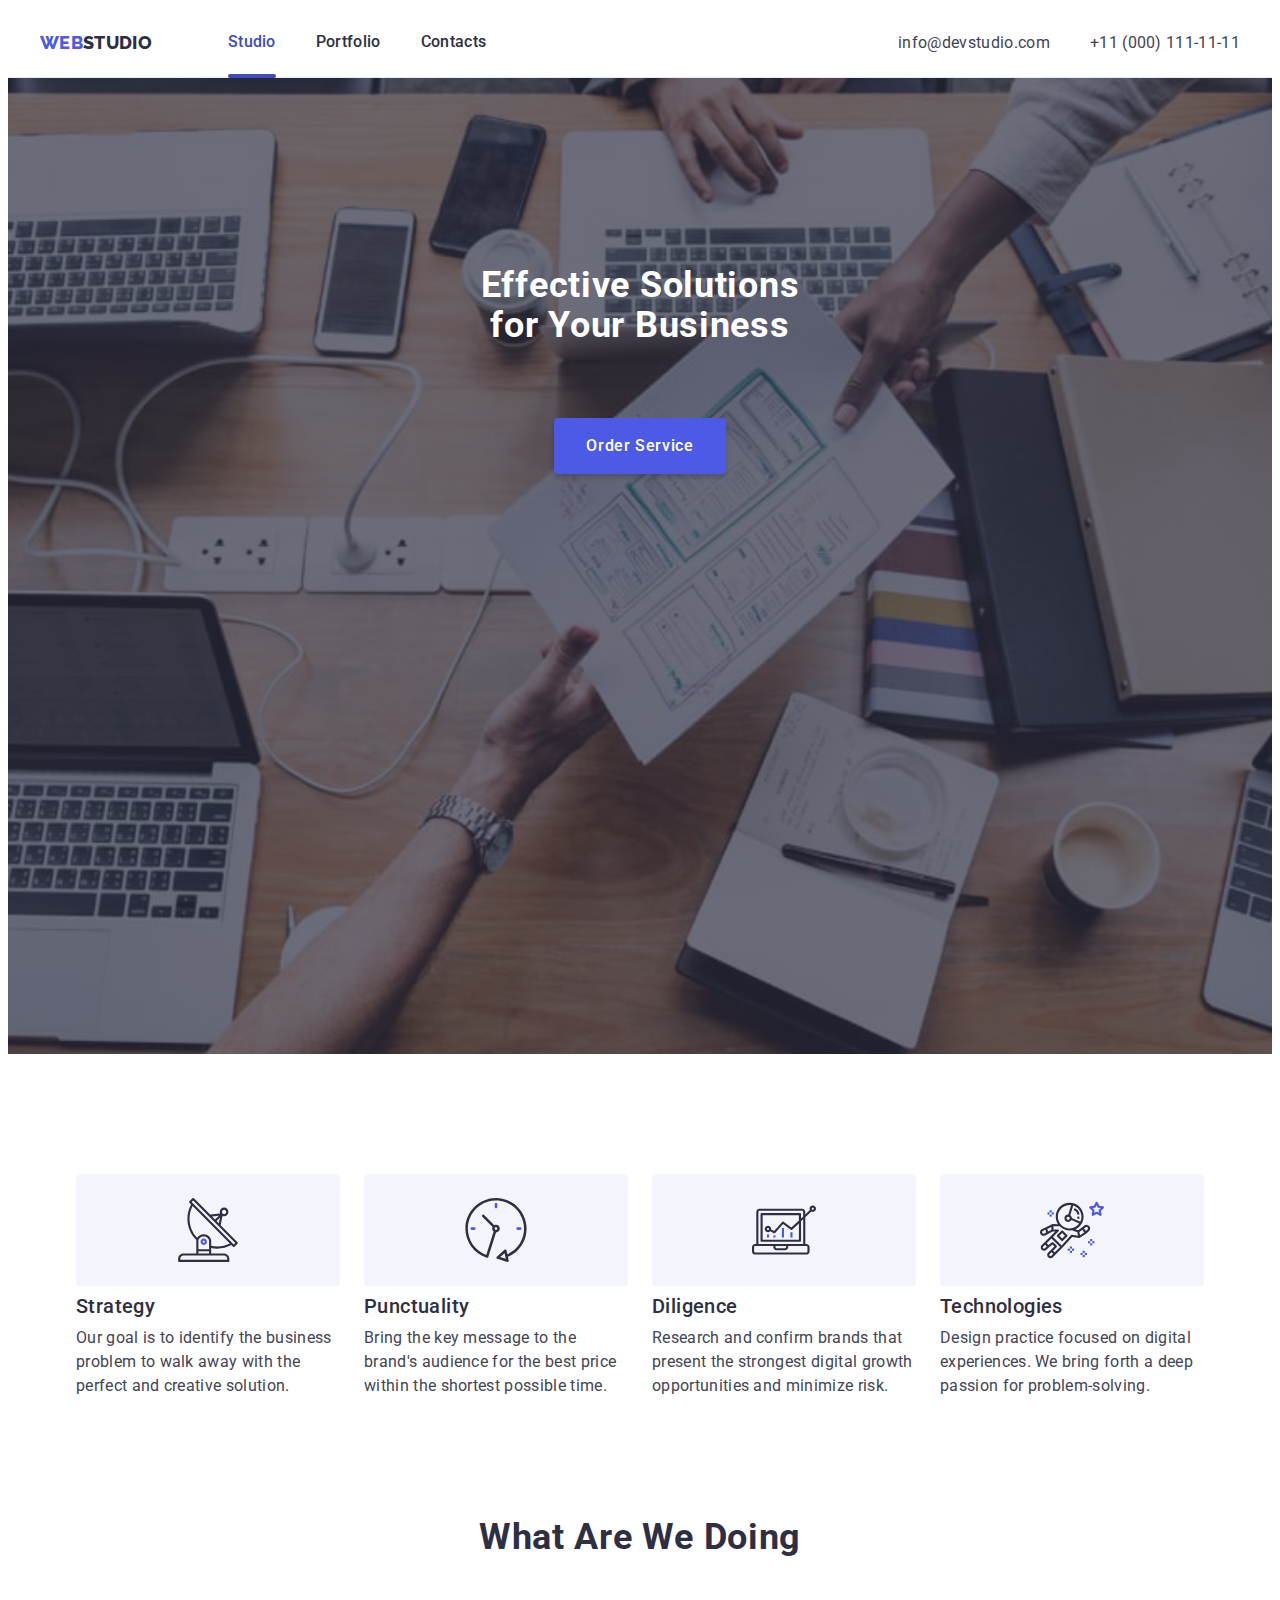
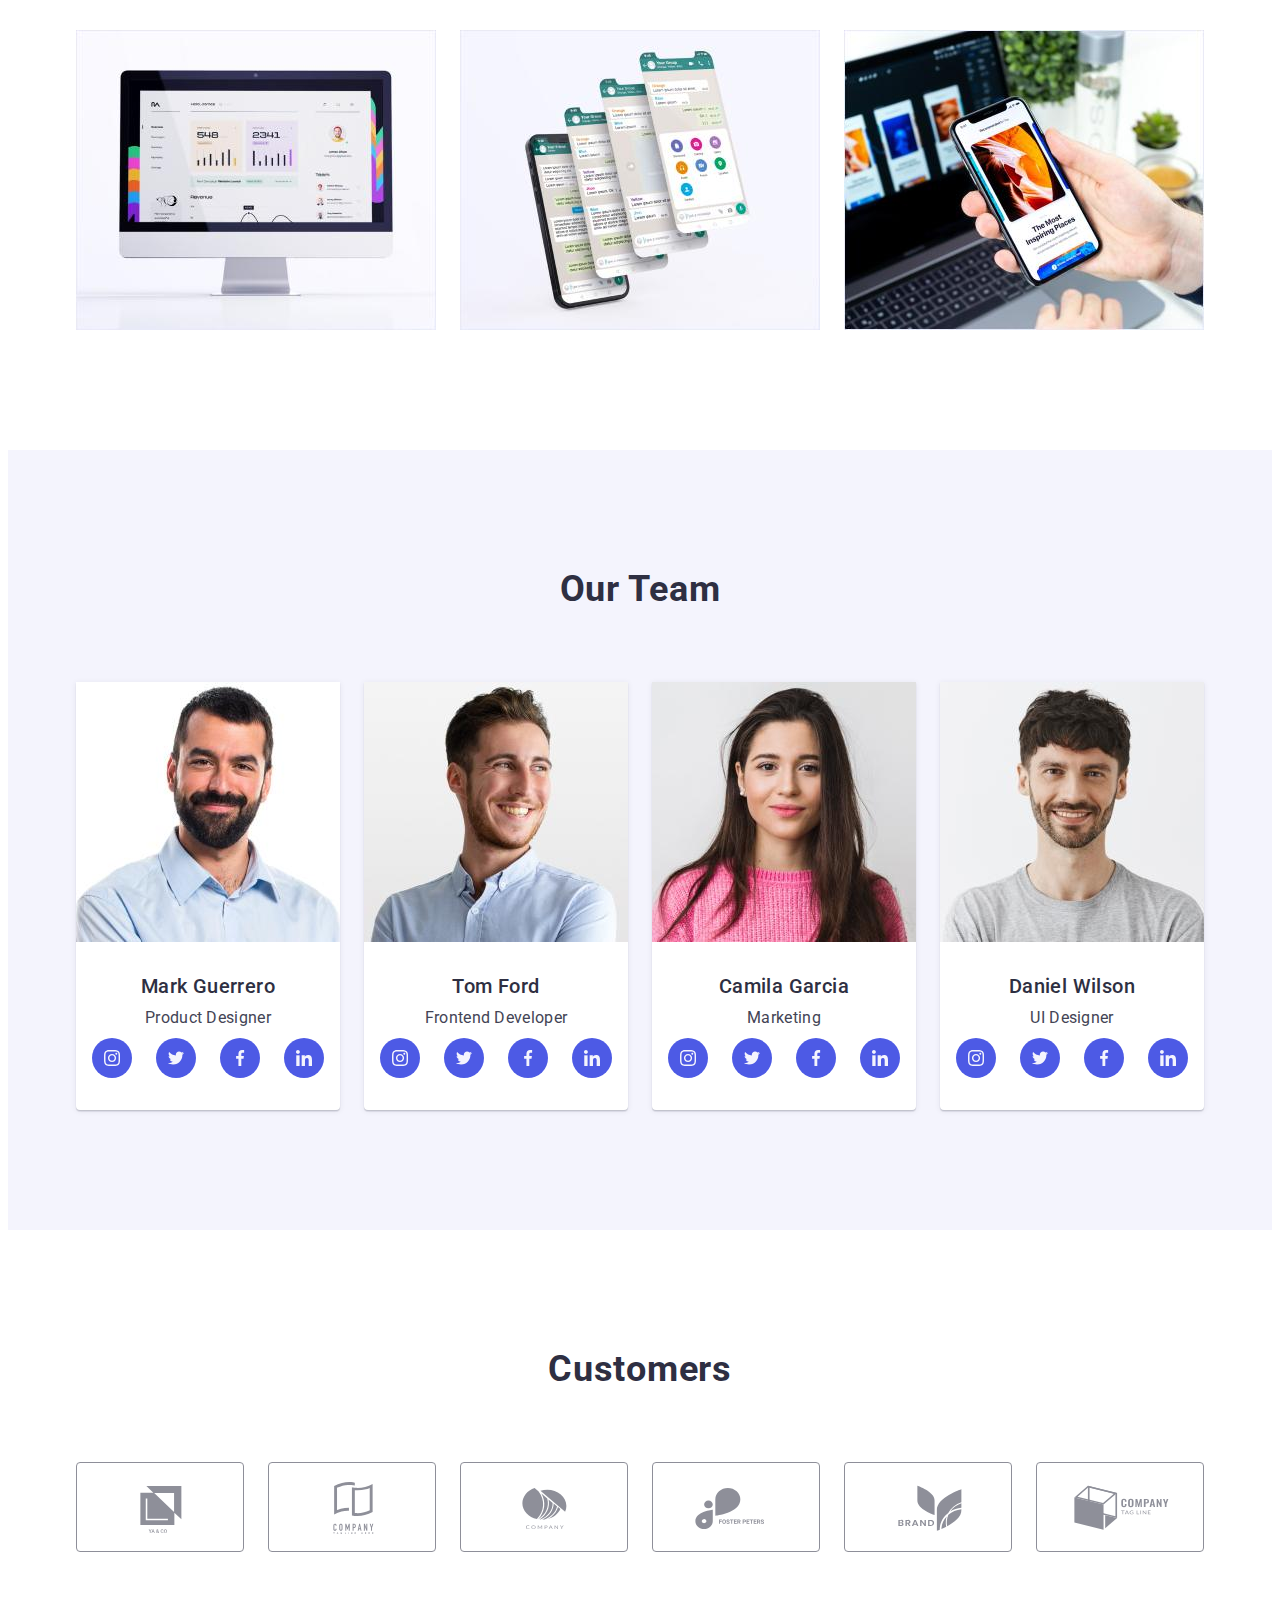
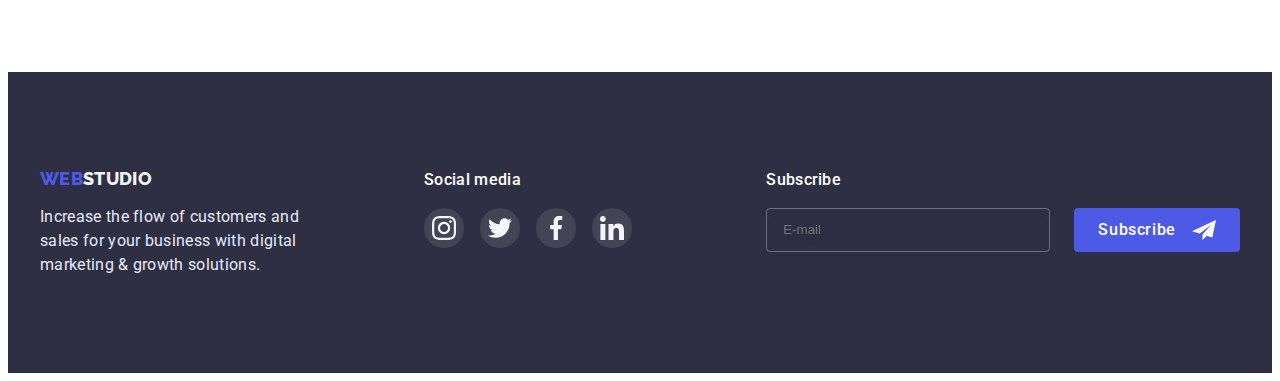
<file: index.html>
<!DOCTYPE html>
<html lang="en">
    <head>
        <meta charset="UTF-8" />
        <meta http-equiv="X-UA-Compatible" content="IE=edge" />
        <meta name="viewport" content="width=device-width, initial-scale=1.0" />
        <title>Studio</title>
        <link
            rel="stylesheet"
            href="https://cdnjs.cloudflare.com/ajax/libs/modern-normalize/1.1.0/modern-normalize.min.css"
            integrity="sha512-wpPYUAdjBVSE4KJnH1VR1HeZfpl1ub8YT/NKx4PuQ5NmX2tKuGu6U/JRp5y+Y8XG2tV+wKQpNHVUX03MfMFn9Q=="
            crossorigin="anonymous"
            referrerpolicy="no-referrer"
        />
        <link href="./css/styles adaptive.css" rel="stylesheet" />
        <link rel="preconnect" href="https://fonts.googleapis.com" />
        <link rel="preconnect" href="https://fonts.gstatic.com" crossorigin />
        <link
            href="https://fonts.googleapis.com/css2?family=Raleway:wght@800&family=Roboto:wght@400;500;700;900&display=swap"
            rel="stylesheet"
        />
    </head>
    <body>
        <!-- HEADER DESKTOP HTML -->
        <header class="header-border">
            <div class="header container">
                <nav class="header-nav">
                    <a class="logo link" href="./index.html"
                        ><span class="logo-accent">Web</span>Studio</a
                    >
                    <button
                        type="button"
                        class="mob-header-menu-button"
                        data-menu-open
                    >
                        <svg width="32" height="22">
                            <use
                                class="burger-icon"
                                href="./images/sprite.svg#icon-menu-burger"
                            ></use>
                        </svg>
                    </button>
                    <ul class="nav-menu">
                        <li>
                            <a class="link current" href="./index.html"
                                >Studio</a
                            >
                        </li>
                        <li>
                            <a class="link" href="./portfolio.html"
                                >Portfolio</a
                            >
                        </li>
                        <li><a class="link" href="">Contacts</a></li>
                    </ul>
                </nav>
                <address class="header-contact">
                    <ul class="header-contact-list">
                        <li>
                            <a class="link" href="mailto:info@devstudio.com"
                                >info@devstudio.com</a
                            >
                        </li>
                        <li>
                            <a class="link" href="tel:+110001111111"
                                >+11 (000) 111-11-11</a
                            >
                        </li>
                    </ul>
                </address>
            </div>

            <!-- MOBILE HEADER HTML -->
            <div class="mob-menu is-hidden" data-menu>
                <div class="mob-container">
                    <button
                        type="button"
                        class="header-close-button"
                        data-menu-close
                    >
                        <svg width="8" height="8" class="close-icon">
                            <use
                                href="./images/sprite.svg#icon-close-black"
                            ></use>
                        </svg>
                    </button>
                    <div class="mob-menu-wrap">
                        <ul class="mob-nav-menu">
                            <li>
                                <a class="link current" href="./index.html"
                                    >Studio</a
                                >
                            </li>
                            <li>
                                <a class="link" href="./portfolio.html"
                                    >Portfolio</a
                                >
                            </li>
                            <li><a class="link" href="">Contacts</a></li>
                        </ul>
                        <address class="mob-header-contact">
                            <ul class="mob-header-contact-list">
                                <li>
                                    <a class="link" href="tel:+110001111111"
                                        >+11 (000) 111-11-11</a
                                    >
                                </li>
                                <li>
                                    <a
                                        class="link"
                                        href="mailto:info@devstudio.com"
                                        >info@devstudio.com</a
                                    >
                                </li>
                            </ul>
                            <ul class="mob-social-media-list">
                                <li>
                                    <a
                                        class="social-media-icon"
                                        href="https://www.instagram.com/"
                                        target="_blank"
                                    >
                                        <svg width="16" height="16">
                                            <use
                                                href="./images/sprite.svg#icon-instagram"
                                            ></use>
                                        </svg>
                                    </a>
                                </li>
                                <li>
                                    <a
                                        class="social-media-icon"
                                        href="https://twitter.com/tweet"
                                        target="_blank"
                                    >
                                        <svg width="16" height="16">
                                            <use
                                                href="./images/sprite.svg#icon-twitter"
                                            ></use>
                                        </svg>
                                    </a>
                                </li>
                                <li>
                                    <a
                                        class="social-media-icon"
                                        href="https://www.facebook.com/"
                                        target="_blank"
                                    >
                                        <svg width="16" height="16">
                                            <use
                                                href="./images/sprite.svg#icon-facebook"
                                            ></use>
                                        </svg>
                                    </a>
                                </li>
                                <li>
                                    <a
                                        class="social-media-icon"
                                        href="https://www.linkedin.com/"
                                        target="_blank"
                                    >
                                        <svg width="16" height="16">
                                            <use
                                                href="./images/sprite.svg#icon-linkedin"
                                            ></use>
                                        </svg>
                                    </a>
                                </li>
                            </ul>
                        </address>
                    </div>
                </div>
            </div>
        </header>
        <main>
            <!-- HERO HTML -->
            <section class="hero">
                <div class="container">
                    <h1 class="hero-title">
                        Effective Solutions for Your Business
                    </h1>
                    <button
                        data-modal-open
                        class="hero-button button-pointer"
                        type="button"
                    >
                        Order Service
                    </button>
                </div>
            </section>

            <!-- PRIORITIES HTML -->
            <section class="section-pad">
                <div class="container priorities">
                    <h2 class="visually-hidden">Our priorities</h2>
                    <ul class="section-list">
                        <li class="list-item">
                            <div class="priorities-icon">
                                <svg width="64" height="64">
                                    <use
                                        href="./images/sprite.svg#icon-antenna"
                                    ></use>
                                </svg>
                            </div>

                            <h3 class="priorities-title">Strategy</h3>
                            <p class="text">
                                Our goal is to identify the business problem to
                                walk away with the perfect and creative
                                solution.
                            </p>
                        </li>
                        <li class="list-item">
                            <div class="priorities-icon">
                                <svg width="64" height="64">
                                    <use
                                        href="./images/sprite.svg#icon-clock"
                                    ></use>
                                </svg>
                            </div>

                            <h3 class="priorities-title">Punctuality</h3>
                            <p class="text">
                                Bring the key message to the brand's audience
                                for the best price within the shortest possible
                                time.
                            </p>
                        </li>
                        <li class="list-item">
                            <div class="priorities-icon">
                                <svg width="64" height="64">
                                    <use
                                        href="./images/sprite.svg#icon-diagram"
                                    ></use>
                                </svg>
                            </div>

                            <h3 class="priorities-title">Diligence</h3>
                            <p class="text">
                                Research and confirm brands that present the
                                strongest digital growth opportunities and
                                minimize risk.
                            </p>
                        </li>
                        <li class="list-item">
                            <div class="priorities-icon">
                                <svg width="64" height="64">
                                    <use
                                        href="./images/sprite.svg#icon-astronaut"
                                    ></use>
                                </svg>
                            </div>
                            <h3 class="priorities-title">Technologies</h3>
                            <p class="text">
                                Design practice focused on digital experiences.
                                We bring forth a deep passion for
                                problem-solving.
                            </p>
                        </li>
                    </ul>
                </div>
            </section>

            <!-- WHAT WE ARE DOING HTML -->
            <section class="section-pad-bottom doing">
                <div class="container">
                    <h2 class="section-title">What are we doing</h2>
                    <ul class="section-list">
                        <li>
                            <picture>
                                <source
                                    srcset="
                                        ./images/img1.jpg    1x,
                                        ./images/img1@2x.jpg 2x
                                    "
                                    media="(min-width: 1200px)"
                                />
                                <img
                                    src="./images/img1.jpg"
                                    alt="Screen with a website"
                                    width="360"
                                />
                            </picture>
                        </li>
                        <li>
                            <picture>
                                <source
                                    srcset="
                                        ./images/img2.jpg    1x,
                                        ./images/img2@2x.jpg 2x
                                    "
                                    media="(min-width: 1200px)"
                                />
                                <img
                                    src="./images/img2.jpg"
                                    alt="App screens"
                                    width="360"
                                />
                            </picture>
                        </li>
                        <li>
                            <picture>
                                <source
                                    srcset="
                                        ./images/img3.jpg    1x,
                                        ./images/img3@2x.jpg 2x
                                    "
                                    media="(min-width: 1200px)"
                                />
                                <img
                                    src="./images/img3.jpg"
                                    alt="Phone screen with an app"
                                    width="360"
                                />
                            </picture>
                        </li>
                    </ul>
                </div>
            </section>

            <!-- OUR TEAM HTML -->
            <section class="section-bg section-pad">
                <div class="container">
                    <h2 class="section-title">Our Team</h2>
                    <ul class="section-list">
                        <li class="card">
                            <picture>
                                <source
                                    srcset="
                                        ./images/mark.jpg    1x,
                                        ./images/mark@2x.jpg 2x
                                    "
                                />
                                <img
                                    src="./images/mark.jpg"
                                    alt="Mark Guerrero"
                                    width="264"
                                />
                            </picture>
                            <div class="card-text">
                                <h3 class="list-title">Mark Guerrero</h3>
                                <p class="text">Product Designer</p>
                                <ul class="social-media-list">
                                    <li>
                                        <a
                                            class="social-media-icon"
                                            href="https://www.instagram.com/"
                                            target="_blank"
                                        >
                                            <svg width="16" height="16">
                                                <use
                                                    href="./images/sprite.svg#icon-instagram"
                                                ></use>
                                            </svg>
                                        </a>
                                    </li>
                                    <li>
                                        <a
                                            class="social-media-icon"
                                            href="https://twitter.com/tweet"
                                            target="_blank"
                                        >
                                            <svg width="16" height="16">
                                                <use
                                                    href="./images/sprite.svg#icon-twitter"
                                                ></use>
                                            </svg>
                                        </a>
                                    </li>
                                    <li>
                                        <a
                                            class="social-media-icon"
                                            href="https://www.facebook.com/"
                                            target="_blank"
                                        >
                                            <svg width="16" height="16">
                                                <use
                                                    href="./images/sprite.svg#icon-facebook"
                                                ></use>
                                            </svg>
                                        </a>
                                    </li>
                                    <li>
                                        <a
                                            class="social-media-icon"
                                            href="https://www.linkedin.com/"
                                            target="_blank"
                                        >
                                            <svg width="16" height="16">
                                                <use
                                                    href="./images/sprite.svg#icon-linkedin"
                                                ></use>
                                            </svg>
                                        </a>
                                    </li>
                                </ul>
                            </div>
                        </li>
                        <li class="card">
                            <picture>
                                <source
                                    srcset="
                                        ./images/tom.jpg    1x,
                                        ./images/tom@2x.jpg 2x
                                    "
                                />
                                <img
                                    src="./images/tom.jpg"
                                    alt="Tom Ford"
                                    width="264"
                                />
                            </picture>
                            <div class="card-text">
                                <h3 class="list-title">Tom Ford</h3>
                                <p class="text">Frontend Developer</p>
                                <ul class="social-media-list">
                                    <li>
                                        <a
                                            class="social-media-icon"
                                            href="https://www.instagram.com/"
                                            target="_blank"
                                        >
                                            <svg width="16" height="16">
                                                <use
                                                    href="./images/sprite.svg#icon-instagram"
                                                ></use>
                                            </svg>
                                        </a>
                                    </li>
                                    <li>
                                        <a
                                            class="social-media-icon"
                                            href="https://twitter.com/tweet"
                                            target="_blank"
                                        >
                                            <svg width="16" height="16">
                                                <use
                                                    href="./images/sprite.svg#icon-twitter"
                                                ></use>
                                            </svg>
                                        </a>
                                    </li>
                                    <li>
                                        <a
                                            class="social-media-icon"
                                            href="https://www.facebook.com/"
                                            target="_blank"
                                        >
                                            <svg width="16" height="16">
                                                <use
                                                    href="./images/sprite.svg#icon-facebook"
                                                ></use>
                                            </svg>
                                        </a>
                                    </li>
                                    <li>
                                        <a
                                            class="social-media-icon"
                                            href="https://www.linkedin.com/"
                                            target="_blank"
                                        >
                                            <svg width="16" height="16">
                                                <use
                                                    href="./images/sprite.svg#icon-linkedin"
                                                ></use>
                                            </svg>
                                        </a>
                                    </li>
                                </ul>
                            </div>
                        </li>
                        <li class="card">
                            <picture>
                                <source
                                    srcset="
                                        ./images/camila.jpg    1x,
                                        ./images/camila@2x.jpg 2x
                                    "
                                />
                                <img
                                    src="./images/camila.jpg"
                                    alt="Camila Garcia"
                                    width="264"
                                />
                            </picture>
                            <div class="card-text">
                                <h3 class="list-title">Camila Garcia</h3>
                                <p class="text">Marketing</p>
                                <ul class="social-media-list">
                                    <li>
                                        <a
                                            class="social-media-icon"
                                            href="https://www.instagram.com/"
                                            target="_blank"
                                        >
                                            <svg width="16" height="16">
                                                <use
                                                    href="./images/sprite.svg#icon-instagram"
                                                ></use>
                                            </svg>
                                        </a>
                                    </li>
                                    <li>
                                        <a
                                            class="social-media-icon"
                                            href="https://twitter.com/tweet"
                                            target="_blank"
                                        >
                                            <svg width="16" height="16">
                                                <use
                                                    href="./images/sprite.svg#icon-twitter"
                                                ></use>
                                            </svg>
                                        </a>
                                    </li>
                                    <li>
                                        <a
                                            class="social-media-icon"
                                            href="https://www.facebook.com/"
                                            target="_blank"
                                        >
                                            <svg width="16" height="16">
                                                <use
                                                    href="./images/sprite.svg#icon-facebook"
                                                ></use>
                                            </svg>
                                        </a>
                                    </li>
                                    <li>
                                        <a
                                            class="social-media-icon"
                                            href="https://www.linkedin.com/"
                                            target="_blank"
                                        >
                                            <svg width="16" height="16">
                                                <use
                                                    href="./images/sprite.svg#icon-linkedin"
                                                ></use>
                                            </svg>
                                        </a>
                                    </li>
                                </ul>
                            </div>
                        </li>
                        <li class="card">
                            <picture>
                                <source
                                    srcset="
                                        ./images/daniel.jpg    1x,
                                        ./images/daniel@2x.jpg 2x
                                    "
                                />
                                <img
                                    src="./images/daniel.jpg"
                                    alt="Daniel Wilson"
                                    width="264"
                                />
                            </picture>
                            <div class="card-text">
                                <h3 class="list-title">Daniel Wilson</h3>
                                <p class="text">UI Designer</p>
                                <ul class="social-media-list">
                                    <li>
                                        <a
                                            class="social-media-icon"
                                            href="https://www.instagram.com/"
                                            target="_blank"
                                        >
                                            <svg width="16" height="16">
                                                <use
                                                    href="./images/sprite.svg#icon-instagram"
                                                ></use>
                                            </svg>
                                        </a>
                                    </li>
                                    <li>
                                        <a
                                            class="social-media-icon"
                                            href="https://twitter.com/tweet"
                                            target="_blank"
                                        >
                                            <svg width="16" height="16">
                                                <use
                                                    href="./images/sprite.svg#icon-twitter"
                                                ></use>
                                            </svg>
                                        </a>
                                    </li>
                                    <li>
                                        <a
                                            class="social-media-icon"
                                            href="https://www.facebook.com/"
                                            target="_blank"
                                        >
                                            <svg width="16" height="16">
                                                <use
                                                    href="./images/sprite.svg#icon-facebook"
                                                ></use>
                                            </svg>
                                        </a>
                                    </li>
                                    <li>
                                        <a
                                            class="social-media-icon"
                                            href="https://www.linkedin.com/"
                                            target="_blank"
                                        >
                                            <svg width="16" height="16">
                                                <use
                                                    href="./images/sprite.svg#icon-linkedin"
                                                ></use>
                                            </svg>
                                        </a>
                                    </li>
                                </ul>
                            </div>
                        </li>
                    </ul>
                </div>
            </section>

            <!-- CUSTOMERS HTML -->
            <section class="section-pad">
                <div class="container">
                    <h2 class="section-title">Customers</h2>
                    <ul class="section-list">
                        <li class="customer-item">
                            <a class="customer-icon" href="a">
                                <svg width="104" height="56">
                                    <use
                                        href="./images/sprite.svg#icon-customer1"
                                    ></use>
                                </svg>
                            </a>
                        </li>
                        <li class="customer-item">
                            <a class="customer-icon" href="a">
                                <svg width="104" height="56">
                                    <use
                                        href="./images/sprite.svg#icon-customer2"
                                    ></use>
                                </svg>
                            </a>
                        </li>
                        <li class="customer-item">
                            <a class="customer-icon" href="a">
                                <svg width="104" height="56">
                                    <use
                                        href="./images/sprite.svg#icon-customer3"
                                    ></use>
                                </svg>
                            </a>
                        </li>
                        <li class="customer-item">
                            <a class="customer-icon" href="a">
                                <svg width="104" height="56">
                                    <use
                                        href="./images/sprite.svg#icon-customer4"
                                    ></use>
                                </svg>
                            </a>
                        </li>
                        <li class="customer-item">
                            <a class="customer-icon" href="a">
                                <svg width="104" height="56">
                                    <use
                                        href="./images/sprite.svg#icon-customer5"
                                    ></use>
                                </svg>
                            </a>
                        </li>
                        <li class="customer-item">
                            <a class="customer-icon" href="a">
                                <svg width="104" height="56">
                                    <use
                                        href="./images/sprite.svg#icon-customer6"
                                    ></use>
                                </svg>
                            </a>
                        </li>
                    </ul>
                </div>
            </section>
        </main>

        <!-- FOOTER HTML -->
        <footer class="footer footer-pad">
            <div class="container footer-list">
                <div>
                    <a class="logo link logo-footer" href="./index.html"
                        ><span class="logo-accent">Web</span>Studio</a
                    >
                    <p class="text footer-text">
                        Increase the flow of customers and sales for your
                        business with digital marketing & growth solutions.
                    </p>
                </div>
                <div>
                    <p class="text footer-sm-text">Social media</p>
                    <ul class="footer-social-media-list">
                        <li>
                            <a
                                class="social-media-icon footer-social-media-icon"
                                href="https://www.instagram.com/"
                                target="_blank"
                            >
                                <svg width="24" height="24">
                                    <use
                                        href="./images/sprite.svg#icon-instagram"
                                    ></use>
                                </svg>
                            </a>
                        </li>
                        <li>
                            <a
                                class="social-media-icon footer-social-media-icon"
                                href="https://twitter.com/tweet"
                                target="_blank"
                            >
                                <svg width="24" height="24">
                                    <use
                                        href="./images/sprite.svg#icon-twitter"
                                    ></use>
                                </svg>
                            </a>
                        </li>
                        <li>
                            <a
                                class="social-media-icon footer-social-media-icon"
                                href="https://www.facebook.com/"
                                target="_blank"
                            >
                                <svg width="24" height="24">
                                    <use
                                        href="./images/sprite.svg#icon-facebook"
                                    ></use>
                                </svg>
                            </a>
                        </li>
                        <li>
                            <a
                                class="social-media-icon footer-social-media-icon"
                                href="https://www.linkedin.com/"
                                target="_blank"
                            >
                                <svg width="24" height="24">
                                    <use
                                        href="./images/sprite.svg#icon-linkedin"
                                    ></use>
                                </svg>
                            </a>
                        </li>
                    </ul>
                </div>
                <div class="footer-subscribe">
                    <p class="text footer-sm-text">Subscribe</p>
                    <div class="footer-button-wrap">
                        <form>
                            <input
                                class="subscribe-input"
                                type="email"
                                name="email"
                                placeholder="E-mail"
                            />
                        </form>
                        <button class="hero-button footer-button" type="submit">
                            Subscribe
                            <svg width="24" height="24">
                                <use href="./images/sprite.svg#icon-send"></use>
                            </svg>
                        </button>
                    </div>
                </div>
            </div>
        </footer>

        <!-- MODAL HTML -->
        <div data-modal class="backdrop is-hidden">
            <div class="modal">
                <button data-modal-close class="close-modal">
                    <svg width="8" height="8">
                        <use href="./images/sprite.svg#icon-close-black"></use>
                    </svg>
                </button>

                <form class="form">
                    <p>Leave your contacts and we will call you back</p>
                    <div class="form-field">
                        <label class="form-label">
                            Name
                            <div class="input-wrap">
                                <input
                                    type="name"
                                    name="name"
                                    placeholder=" "
                                    autofocus
                                />
                                <svg width="18" height="18">
                                    <use
                                        href="./images/sprite.svg#icon-person"
                                    ></use>
                                </svg>
                            </div>
                        </label>
                    </div>
                    <div class="form-field">
                        <label class="form-label">
                            Phone
                            <div class="input-wrap">
                                <input type="phone" name="phone" />
                                <svg width="18" height="24">
                                    <use
                                        href="./images/sprite.svg#icon-phone"
                                    ></use>
                                </svg>
                            </div>
                        </label>
                    </div>
                    <div class="form-field">
                        <label class="form-label">
                            Email
                            <div class="input-wrap">
                                <input type="email" name="email" />
                                <svg width="18" height="24">
                                    <use
                                        href="./images/sprite.svg#icon-email"
                                    ></use>
                                </svg>
                            </div>
                        </label>
                    </div>
                    <div class="form-field comment">
                        <label class="form-label">
                            Comment
                            <textarea
                                name="comment"
                                placeholder="Text input"
                            ></textarea>
                        </label>
                    </div>
                    <label class="form-privacy">
                        <input
                            class="checkbox visually-hidden"
                            type="checkbox"
                            name="policy"
                        />
                        <span class="custom-checkbox">
                            <svg width="16" height="16">
                                <use
                                    href="./images/sprite.svg#icon-click"
                                ></use>
                            </svg>
                        </span>
                        <p>
                            I accept the terms and conditions of the
                            <a href=" ">Privacy Policy</a>
                        </p>
                    </label>
                    <button class="hero-button" type="submit">Send</button>
                </form>
            </div>
        </div>
        <script src="./js/modal.js"></script>
        <script src="./js/menu.js"></script>
    </body>
</html>
</file>
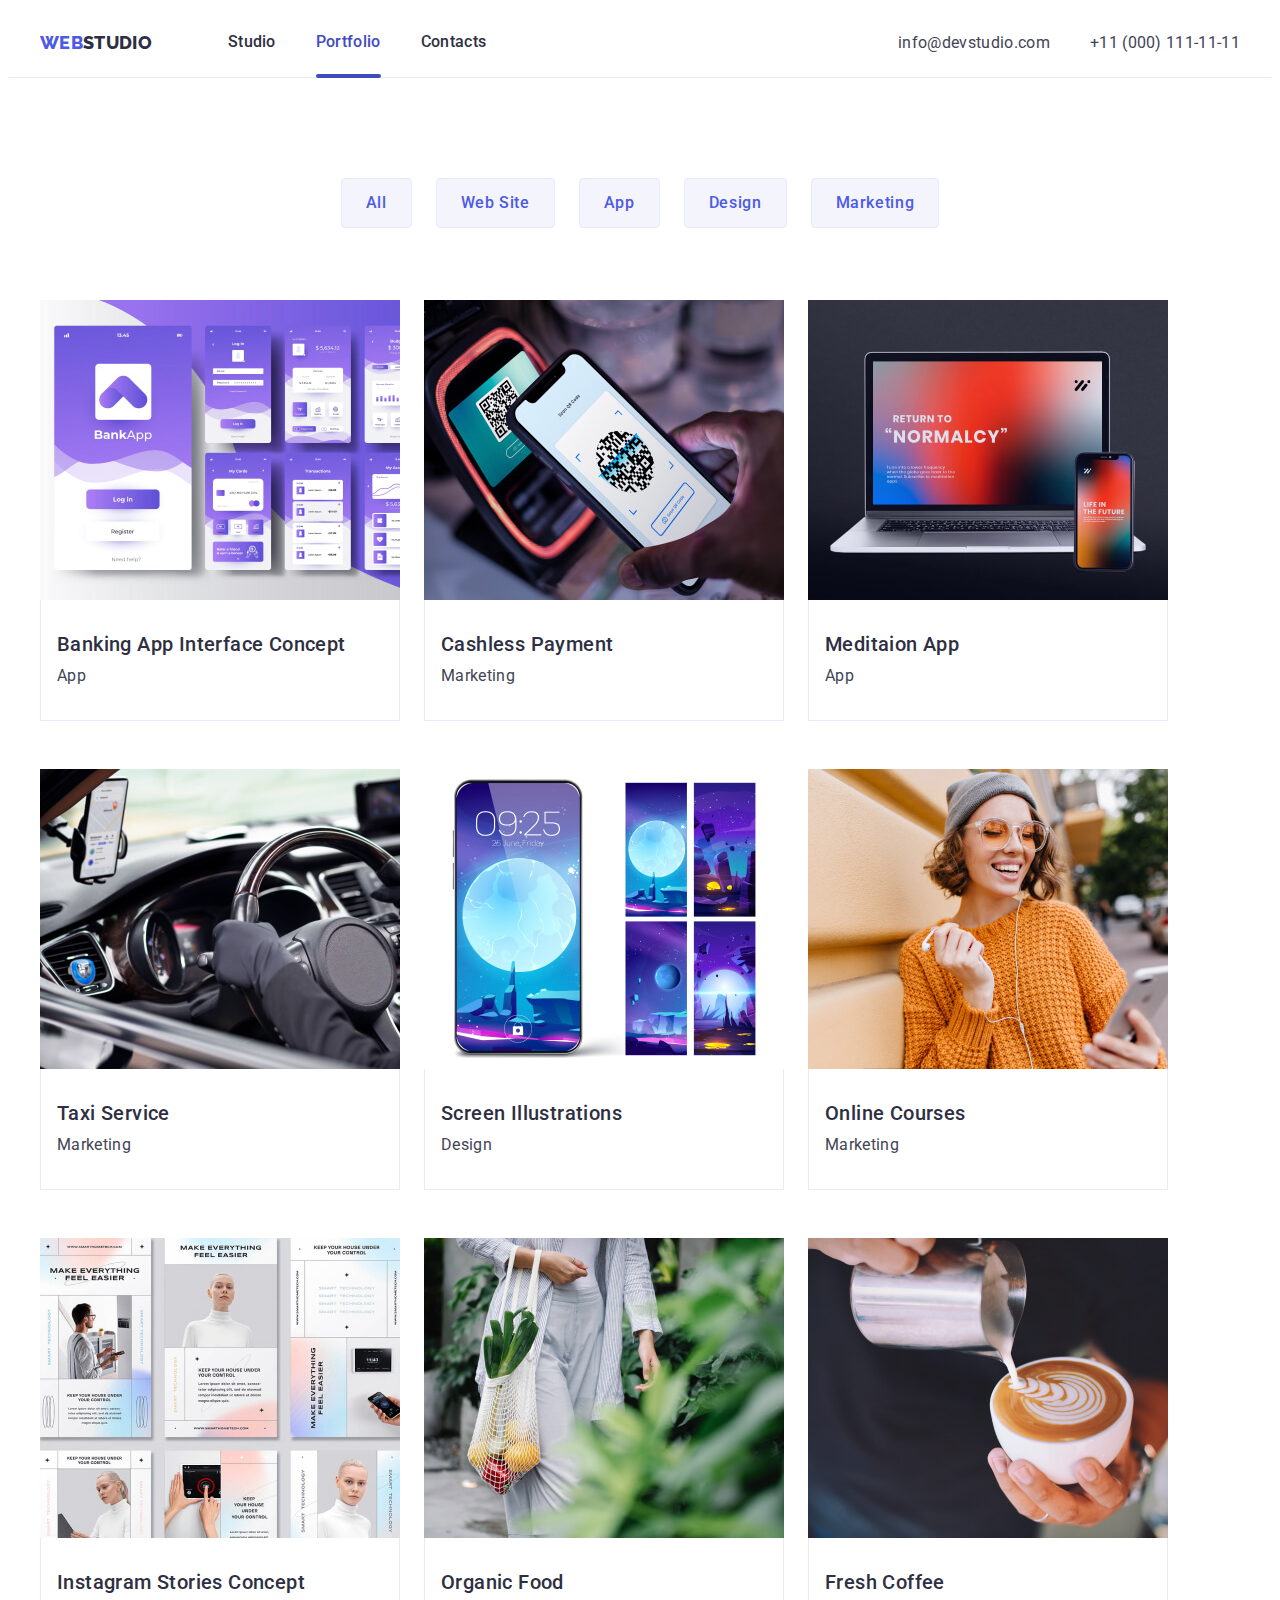
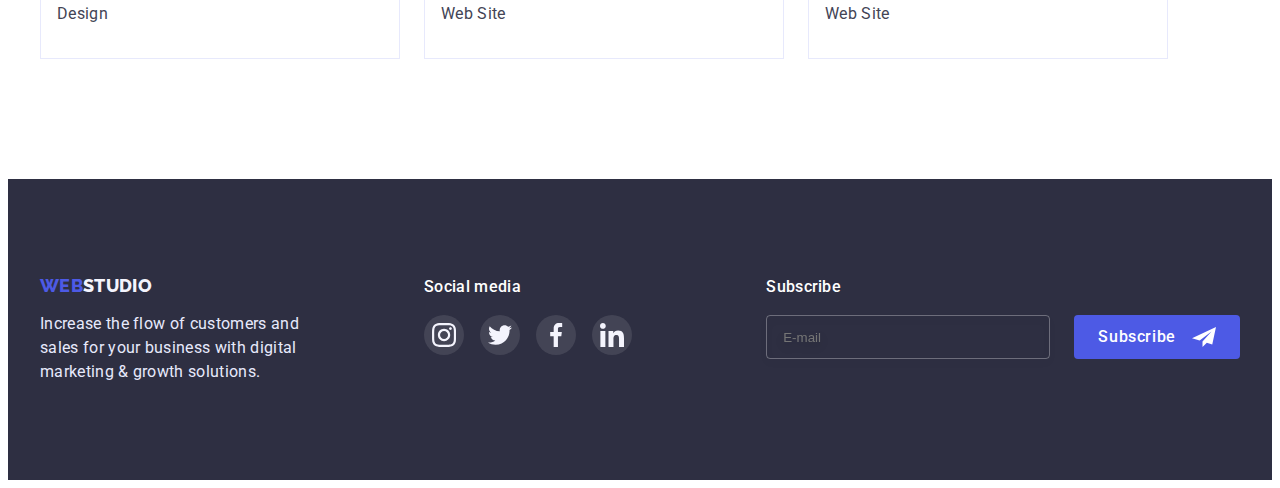
<file: portfolio.html>
<!DOCTYPE html>
<html lang="en">
    <head>
        <meta charset="UTF-8" />
        <meta http-equiv="X-UA-Compatible" content="IE=edge" />
        <meta name="viewport" content="width=device-width, initial-scale=1.0" />
        <title>Portfolio</title>
        <link
            rel="stylesheet"
            href="https://cdnjs.cloudflare.com/ajax/libs/modern-normalize/1.1.0/modern-normalize.min.css"
            integrity="sha512-wpPYUAdjBVSE4KJnH1VR1HeZfpl1ub8YT/NKx4PuQ5NmX2tKuGu6U/JRp5y+Y8XG2tV+wKQpNHVUX03MfMFn9Q=="
            crossorigin="anonymous"
            referrerpolicy="no-referrer"
        />
        <link href="./css/styles adaptive.css" rel="stylesheet" />
        <link rel="preconnect" href="https://fonts.googleapis.com" />
        <link rel="preconnect" href="https://fonts.gstatic.com" crossorigin />
        <link
            href="https://fonts.googleapis.com/css2?family=Raleway:wght@800&family=Roboto:wght@400;500;700;900&display=swap"
            rel="stylesheet"
        />
    </head>
    <body>
        <header class="header-border">
            <div class="header container">
                <nav class="header-nav">
                    <a class="logo link" href="./index.html"
                        ><span class="logo-accent">Web</span>Studio</a
                    >
                    <button
                        type="button"
                        class="mob-header-menu-button"
                        data-menu-open
                    >
                        <svg width="32" height="22">
                            <use
                                class="burger-icon"
                                href="./images/sprite.svg#icon-menu-burger"
                            ></use>
                        </svg>
                    </button>
                    <ul class="nav-menu">
                        <li>
                            <a class="link" href="./index.html">Studio</a>
                        </li>
                        <li>
                            <a class="link current" href="./portfolio.html"
                                >Portfolio</a
                            >
                        </li>
                        <li><a class="link" href="">Contacts</a></li>
                    </ul>
                </nav>
                <address class="header-contact">
                    <ul class="header-contact-list">
                        <li>
                            <a class="link" href="mailto:info@devstudio.com"
                                >info@devstudio.com</a
                            >
                        </li>
                        <li>
                            <a class="link" href="tel:+110001111111"
                                >+11 (000) 111-11-11</a
                            >
                        </li>
                    </ul>
                </address>
            </div>

            <!-- MOBILE HEADER HTML -->
            <div class="mob-menu is-hidden" data-menu>
                <div class="mob-container">
                    <button
                        type="button"
                        class="header-close-button"
                        data-menu-close
                    >
                        <svg width="8" height="8" class="close-icon">
                            <use
                                href="./images/sprite.svg#icon-close-black"
                            ></use>
                        </svg>
                    </button>
                    <div class="mob-menu-wrap">
                        <ul class="mob-nav-menu">
                            <li>
                                <a class="link" href="./index.html">Studio</a>
                            </li>
                            <li>
                                <a class="link current" href="./portfolio.html"
                                    >Portfolio</a
                                >
                            </li>
                            <li><a class="link" href="">Contacts</a></li>
                        </ul>
                        <address class="mob-header-contact">
                            <ul class="mob-header-contact-list">
                                <li>
                                    <a class="link" href="tel:+110001111111"
                                        >+11 (000) 111-11-11</a
                                    >
                                </li>
                                <li>
                                    <a
                                        class="link"
                                        href="mailto:info@devstudio.com"
                                        >info@devstudio.com</a
                                    >
                                </li>
                            </ul>
                            <ul class="mob-social-media-list">
                                <li>
                                    <a
                                        class="social-media-icon"
                                        href="https://www.instagram.com/"
                                        target="_blank"
                                    >
                                        <svg width="16" height="16">
                                            <use
                                                href="./images/sprite.svg#icon-instagram"
                                            ></use>
                                        </svg>
                                    </a>
                                </li>
                                <li>
                                    <a
                                        class="social-media-icon"
                                        href="https://twitter.com/tweet"
                                        target="_blank"
                                    >
                                        <svg width="16" height="16">
                                            <use
                                                href="./images/sprite.svg#icon-twitter"
                                            ></use>
                                        </svg>
                                    </a>
                                </li>
                                <li>
                                    <a
                                        class="social-media-icon"
                                        href="https://www.facebook.com/"
                                        target="_blank"
                                    >
                                        <svg width="16" height="16">
                                            <use
                                                href="./images/sprite.svg#icon-facebook"
                                            ></use>
                                        </svg>
                                    </a>
                                </li>
                                <li>
                                    <a
                                        class="social-media-icon"
                                        href="https://www.linkedin.com/"
                                        target="_blank"
                                    >
                                        <svg width="16" height="16">
                                            <use
                                                href="./images/sprite.svg#icon-linkedin"
                                            ></use>
                                        </svg>
                                    </a>
                                </li>
                            </ul>
                        </address>
                    </div>
                </div>
            </div>
        </header>
        <main>
            <section class="portfolio-pad">
                <div class="container">
                    <h1 class="visually-hidden">Portfolio</h1>

                    <ul class="portfolio-button">
                        <li>
                            <button class="filter-button button-pointer">
                                All
                            </button>
                        </li>
                        <li>
                            <button class="filter-button button-pointer">
                                Web Site
                            </button>
                        </li>
                        <li>
                            <button class="filter-button button-pointer">
                                App
                            </button>
                        </li>
                        <li>
                            <button class="filter-button button-pointer">
                                Design
                            </button>
                        </li>
                        <li>
                            <button class="filter-button button-pointer">
                                Marketing
                            </button>
                        </li>
                    </ul>

                    <ul class="portfolio">
                        <li class="portfolio-item">
                            <a class="portfolio-link link" href="a">
                                <div class="portfolio-div">
                                    <img
                                        src="./images/portf1.jpg"
                                        alt="Bank App Screenshots"
                                        width="360"
                                    />
                                    <div class="portfolio-translate">
                                        <p class="portfolio-translate-text">
                                            14 Stylish and User-Friendly App
                                            Design Concepts · Task Manager App ·
                                            Calorie Tracker App · Exotic Fruit
                                            Ecommerce App · Cloud Storage App
                                        </p>
                                    </div>
                                </div>
                                <div class="card-text">
                                    <h2 class="list-title">
                                        Banking App Interface Concept
                                    </h2>
                                    <p class="text">App</p>
                                </div>
                            </a>
                        </li>
                        <li class="portfolio-item">
                            <a class="portfolio-link link" href="a">
                                <div class="portfolio-div">
                                    <img
                                        src="./images/portf2.jpg"
                                        alt="Cashless payment"
                                        width="360"
                                    />
                                    <div class="portfolio-translate">
                                        <p class="portfolio-translate-text">
                                            14 Stylish and User-Friendly App
                                            Design Concepts · Task Manager App ·
                                            Calorie Tracker App · Exotic Fruit
                                            Ecommerce App · Cloud Storage App
                                        </p>
                                    </div>
                                </div>

                                <div class="card-text">
                                    <h2 class="list-title">Cashless Payment</h2>
                                    <p class="text">Marketing</p>
                                </div>
                            </a>
                        </li>
                        <li class="portfolio-item">
                            <a class="portfolio-link link" href="a">
                                <div class="portfolio-div">
                                    <img
                                        src="./images/portf3.jpg"
                                        alt="Screen with meditaion app"
                                        width="360"
                                    />
                                    <div class="portfolio-translate">
                                        <p class="portfolio-translate-text">
                                            14 Stylish and User-Friendly App
                                            Design Concepts · Task Manager App ·
                                            Calorie Tracker App · Exotic Fruit
                                            Ecommerce App · Cloud Storage App
                                        </p>
                                    </div>
                                </div>
                                <div class="card-text">
                                    <h2 class="list-title">Meditaion App</h2>
                                    <p class="text">App</p>
                                </div>
                            </a>
                        </li>
                        <li class="portfolio-item">
                            <a class="portfolio-link link" href="a">
                                <div class="portfolio-div">
                                    <img
                                        src="./images/portf4.jpg"
                                        alt="Driver holding stearing wheel"
                                        width="360"
                                    />
                                    <div class="portfolio-translate">
                                        <p class="portfolio-translate-text">
                                            14 Stylish and User-Friendly App
                                            Design Concepts · Task Manager App ·
                                            Calorie Tracker App · Exotic Fruit
                                            Ecommerce App · Cloud Storage App
                                        </p>
                                    </div>
                                </div>
                                <div class="card-text">
                                    <h2 class="list-title">Taxi Service</h2>
                                    <p class="text">Marketing</p>
                                </div>
                            </a>
                        </li>
                        <li class="portfolio-item">
                            <a class="portfolio-link link" href="a">
                                <div class="portfolio-div">
                                    <img
                                        src="./images/portf5.jpg"
                                        alt="Space Illustations"
                                        width="360"
                                    />
                                    <div class="portfolio-translate">
                                        <p class="portfolio-translate-text">
                                            14 Stylish and User-Friendly App
                                            Design Concepts · Task Manager App ·
                                            Calorie Tracker App · Exotic Fruit
                                            Ecommerce App · Cloud Storage App
                                        </p>
                                    </div>
                                </div>
                                <div class="card-text">
                                    <h2 class="list-title">
                                        Screen Illustrations
                                    </h2>
                                    <p class="text">Design</p>
                                </div>
                            </a>
                        </li>
                        <li class="portfolio-item">
                            <a class="portfolio-link link" href="a">
                                <div class="portfolio-div">
                                    <img
                                        src="./images/portf6.jpg"
                                        alt="Happy woman looking into screen"
                                        width="360"
                                    />
                                    <div class="portfolio-translate">
                                        <p class="portfolio-translate-text">
                                            14 Stylish and User-Friendly App
                                            Design Concepts · Task Manager App ·
                                            Calorie Tracker App · Exotic Fruit
                                            Ecommerce App · Cloud Storage App
                                        </p>
                                    </div>
                                </div>
                                <div class="card-text">
                                    <h2 class="list-title">Online Courses</h2>
                                    <p class="text">Marketing</p>
                                </div>
                            </a>
                        </li>
                        <li class="portfolio-item">
                            <a class="portfolio-link link" href="a">
                                <div class="portfolio-div">
                                    <img
                                        src="./images/portf7.jpg"
                                        alt="Instagram Stories
                                screenshots"
                                        width="360"
                                    />
                                    <div class="portfolio-translate">
                                        <p class="portfolio-translate-text">
                                            14 Stylish and User-Friendly App
                                            Design Concepts · Task Manager App ·
                                            Calorie Tracker App · Exotic Fruit
                                            Ecommerce App · Cloud Storage App
                                        </p>
                                    </div>
                                </div>
                                <div class="card-text">
                                    <h2 class="list-title">
                                        Instagram Stories Concept
                                    </h2>
                                    <p class="text">Design</p>
                                </div>
                            </a>
                        </li>
                        <li class="portfolio-item">
                            <a class="portfolio-link link" href="a">
                                <div class="portfolio-div">
                                    <img
                                        src="./images/portf8.jpg"
                                        alt="String bag with vegetables"
                                        width="360"
                                    />
                                    <div class="portfolio-translate">
                                        <p class="portfolio-translate-text">
                                            14 Stylish and User-Friendly App
                                            Design Concepts · Task Manager App ·
                                            Calorie Tracker App · Exotic Fruit
                                            Ecommerce App · Cloud Storage App
                                        </p>
                                    </div>
                                </div>
                                <div class="card-text">
                                    <h2 class="list-title">Organic Food</h2>
                                    <p class="text">Web Site</p>
                                </div>
                            </a>
                        </li>
                        <li class="portfolio-item">
                            <a class="portfolio-link link" href="a">
                                <div class="portfolio-div">
                                    <img
                                        src="./images/portf9.jpg"
                                        alt="Cup full of coffee"
                                        width="360"
                                    />
                                    <div class="portfolio-translate">
                                        <p class="portfolio-translate-text">
                                            14 Stylish and User-Friendly App
                                            Design Concepts · Task Manager App ·
                                            Calorie Tracker App · Exotic Fruit
                                            Ecommerce App · Cloud Storage App
                                        </p>
                                    </div>
                                </div>
                                <div class="card-text">
                                    <h2 class="list-title">Fresh Coffee</h2>
                                    <p class="text">Web Site</p>
                                </div>
                            </a>
                        </li>
                    </ul>
                </div>
            </section>
        </main>
        <footer class="footer footer-pad">
            <div class="container footer-list">
                <div>
                    <a class="logo link logo-footer" href="./index.html"
                        ><span class="logo-accent">Web</span>Studio</a
                    >
                    <p class="text footer-text">
                        Increase the flow of customers and sales for your
                        business with digital marketing & growth solutions.
                    </p>
                </div>
                <div>
                    <p class="text footer-sm-text">Social media</p>
                    <ul class="footer-social-media-list">
                        <li>
                            <a
                                class="social-media-icon footer-social-media-icon"
                                href="https://www.instagram.com/"
                                target="_blank"
                            >
                                <svg width="24" height="24">
                                    <use
                                        href="./images/sprite.svg#icon-instagram"
                                    ></use>
                                </svg>
                            </a>
                        </li>
                        <li>
                            <a
                                class="social-media-icon footer-social-media-icon"
                                href="https://twitter.com/tweet"
                                target="_blank"
                            >
                                <svg width="24" height="24">
                                    <use
                                        href="./images/sprite.svg#icon-twitter"
                                    ></use>
                                </svg>
                            </a>
                        </li>
                        <li>
                            <a
                                class="social-media-icon footer-social-media-icon"
                                href="https://www.facebook.com/"
                                target="_blank"
                            >
                                <svg width="24" height="24">
                                    <use
                                        href="./images/sprite.svg#icon-facebook"
                                    ></use>
                                </svg>
                            </a>
                        </li>
                        <li>
                            <a
                                class="social-media-icon footer-social-media-icon"
                                href="https://www.linkedin.com/"
                                target="_blank"
                            >
                                <svg width="24" height="24">
                                    <use
                                        href="./images/sprite.svg#icon-linkedin"
                                    ></use>
                                </svg>
                            </a>
                        </li>
                    </ul>
                </div>
                <div class="footer-subscribe">
                    <p class="text footer-sm-text">Subscribe</p>
                    <div class="footer-button-wrap">
                        <form>
                            <input
                                class="subscribe-input"
                                type="email"
                                name="email"
                                placeholder="E-mail"
                            />
                        </form>
                        <button class="hero-button footer-button" type="submit">
                            Subscribe
                            <svg width="24" height="24">
                                <use href="./images/sprite.svg#icon-send"></use>
                            </svg>
                        </button>
                    </div>
                </div>
            </div>
        </footer>
        <script src="./js/menu.js"></script>
    </body>
</html>
</file>
<file: css/styles adaptive.css>
/* KILL USER AGENT */
h1,
h2,
h3,
h4,
h5,
h6,
p {
    margin: 0;
}
img {
    display: block;
    max-width: 100%;
    height: auto;
}
button {
    display: block;
    cursor: pointer;
    border: none;
    border-radius: 4px;
}
address {
    font-style: normal;
}

ul,
ol {
    list-style: none;
    padding-left: 0;
    margin: 0;
}

:root {
    --color: #434455;
    --background-color: #fff;
    --nav-color: #2e2f42;
    --accent-color: #4d5ae5;
    --accent-color-hover: #404bbf;
    --accent-color-light: #f4f4fd; /* CLOUD */
    --accent-color-medium: #e7e9fc; /* CORNFLOWER */
    --footer-icon-hover: #31d0aa;
    --customers-icon: #8e8f99; /* LIGHT SLATE */
    --transition-timing: 250ms;
    --transition-function: cubic-bezier(0.4, 0, 0.2, 1);
}

/* !!!!!!!!!!!!!!!!!! */
/* !!! INDEX MAIN !!! */
/* !!!!!!!!!!!!!!!!!! */

body {
    font-family: "Roboto", Arial, Helvetica, sans-serif;
    font-size: 16px;
    letter-spacing: 0.02em;
    color: var(--color);
    background-color: var(--background-color);
}

.visually-hidden {
    position: absolute;
    white-space: nowrap;
    width: 1px;
    height: 1px;
    overflow: hidden;
    border: 0;
    padding: 0;
    clip: rect(0 0 0 0);
    clip-path: inset(50%);
    margin: -1px;
}

.link {
    text-decoration: none;
    color: inherit;
    font-style: normal;

    transition: color var(--transition-timing) var(--transition-function);
}

.link:hover,
.link:focus {
    color: var(--accent-color);
}

.logo {
    font-family: "Raleway", Arial, Helvetica, sans-serif;
    font-style: normal;
    font-weight: 800;
    font-size: 18px;
    line-height: 1.17;
    text-transform: uppercase;
    color: var(--nav-color);
}

.logo-accent {
    color: var(--accent-color);
}

/* HEADER */

.header.container {
    padding: 24px 16px;
}

.header-nav {
    display: flex;
    text-align: center;
    justify-content: space-between;
}
.mob-header-menu-button {
    display: block;
    margin: 0;
    border: none;
    background-color: transparent;
}

.burger-icon {
    stroke: black;
}

.mob-menu {
    position: fixed;
    top: 0;
    width: 100%;
    height: 100%;
    background-color: var(--background-color);
    overflow-y: auto;
    z-index: 1;
}

.header-close-button {
    position: absolute;
    top: 24px;
    right: 24px;

    display: flex;
    justify-content: center;
    align-items: center;

    width: 24px;
    height: 24px;

    background-color: var(--accent-color-medium);
    border: 1px solid rgba(0, 0, 0, 0.1);
    border-radius: 50%;
}

.mob-menu-wrap {
    display: flex;
    flex-direction: column;
    justify-content: space-between;
    height: 100%;
}
.mob-nav-menu {
    font-weight: 700;
    font-size: 36px;
    line-height: 1.11;
    color: var(--nav-color);
}

.mob-nav-menu li {
    margin-bottom: 40px;
}

.link.current {
    position: relative;
    color: var(--accent-color-hover);
}

.mob-header-contact-list li:first-child {
    font-weight: 700;
    font-size: 36px;
    line-height: 1.11;
    color: var(--accent-color);
    margin-bottom: 40px;
}

.mob-header-contact-list li:last-child {
    font-weight: 500;
    font-size: 20px;
    line-height: 1.2px;
    margin-bottom: 48px;
}

.mob-social-media-list {
    flex-wrap: wrap;
    display: flex;
    justify-content: space-between;

    /* gap: 56px; */
}

.is-hidden {
    opacity: 0;
    visibility: hidden;
    pointer-events: none;
}

.no-scroll {
    overflow: hidden;
}

@media screen and (max-width: 424px) {
    /* .mob-social-media-list {
        gap: 24px;
    } */

    .mob-header-contact-list li:first-child {
        font-size: 24px;
    }
}

@media screen and (max-width: 767px) {
    .mob-container {
        /* background-color: tomato; */
        max-width: 448px;
        height: 100%;
        position: relative;
        padding: 80px 40px 40px 40px;
        margin: 0 auto;
    }
    .nav-menu,
    .header-contact {
        display: none;
    }
}

@media screen and (min-width: 768px) {
    .mob-menu,
    .mob-header-menu-button {
        display: none;
    }

    .header.container {
        padding: 16px 16px;
        align-items: center;
    }

    .logo {
        margin-right: 120px;
    }

    .link.current {
        position: relative;
        color: var(--accent-color-hover);
    }

    .current::after {
        content: "";

        position: absolute;
        top: 48px;

        display: block;
        width: 100%;
        height: 4px;
        border-radius: 2px;
        background-color: var(--accent-color-hover);
    }

    .button-pointer {
        cursor: pointer;
    }

    .header-border {
        border-bottom: var(--accent-color-medium) solid 1px;
    }

    .header {
        display: flex;
        justify-content: center;
    }

    .header-nav {
        display: flex;
    }

    .nav-menu {
        color: var(--nav-color);
        font-weight: 500;

        display: flex;
        gap: 40px;
    }

    .header-contact {
        margin-left: auto;
    }

    .header-contact-list {
        display: flex;
        flex-direction: column;
        row-gap: 12px;
    }

    .header .link {
        display: block;
    }
}

@media screen and (min-width: 1200px) {
    .header.container {
        padding: 0;
    }

    .header-contact-list {
        display: flex;
        gap: 40px;
    }
    .header .link {
        padding: 24px 0;
    }

    .current::after {
        top: 66px;
    }

    .header-contact-list {
        flex-direction: row;
    }

    .logo {
        margin-right: 76px;
    }
}

/* HERO CSS */

.hero {
    height: 432px;
    max-width: 1440px;
    text-align: center;
    background-image: linear-gradient(
            rgba(46, 47, 66, 0.7),
            rgba(46, 47, 66, 0.7)
        ),
        url(../images/hero-mob.jpg);
    background-position: center;
    background-repeat: no-repeat;
    background-size: cover;
    padding: 112px 0;
    margin: 0 auto;
}

@media (min-device-pixel-ratio: 2),
    (min-resolution: 192dpi),
    (min-resolution: 2dppx) {
    .hero {
        background-image: linear-gradient(
                rgba(46, 47, 66, 0.7),
                rgba(46, 47, 66, 0.7)
            ),
            url(../images/hero-mob@2x.jpg);
    }
}

.hero-title {
    color: var(--background-color);
    font-weight: 700;
    font-size: 36px;
    line-height: 1.11;
    letter-spacing: 0.02em;
    max-width: 320px;
    margin: 0 auto;
}

.hero-button {
    color: var(--background-color);
    font-family: inherit;
    font-size: inherit;
    line-height: 1.5;
    font-weight: 500;
    letter-spacing: 0.04em;
    background-color: var(--accent-color);
    box-shadow: 0px 4px 4px rgba(0, 0, 0, 0.15);
    border: none;
    border-radius: 4px;

    text-align: center;
    display: inline-block;
    padding: 16px 32px;
    margin-top: 72px;

    transition: background-color var(--transition-timing)
        var(--transition-function);
}

.hero-button:hover,
.hero-button:focus {
    background-color: var(--accent-color-hover);
}

@media screen and (min-width: 768px) {
    .hero {
        height: 436px;
        background-image: linear-gradient(
                rgba(46, 47, 66, 0.7),
                rgba(46, 47, 66, 0.7)
            ),
            url(../images/hero-tab.jpg);
    }

    @media (min-device-pixel-ratio: 2),
        (min-resolution: 192dpi),
        (min-resolution: 2dppx) {
        .hero {
            background-image: linear-gradient(
                    rgba(46, 47, 66, 0.7),
                    rgba(46, 47, 66, 0.7)
                ),
                url(../images/hero-tab@2x.jpg);
        }

        .hero-title {
            font-size: 56px;
            line-height: 1.07;
            max-width: 496px;
        }

        .hero-button {
            margin-top: 48px;
        }
    }
}

@media screen and (min-width: 1200px) {
    .hero {
        height: 600px;
        padding: 188px 0;
        background-image: linear-gradient(
                rgba(46, 47, 66, 0.7),
                rgba(46, 47, 66, 0.7)
            ),
            url(../images/hero-desk.jpg);
    }

    @media (min-device-pixel-ratio: 2),
        (min-resolution: 192dpi),
        (min-resolution: 2dppx) {
        .hero {
            background-image: linear-gradient(
                    rgba(46, 47, 66, 0.7),
                    rgba(46, 47, 66, 0.7)
                ),
                url(../images/hero-desk@2x.jpg);
        }

        .hero-button {
            margin-top: 48px;
        }
    }
}

/* WHAT WE ARE DOING CSS */

.section-pad-bottom {
    padding-bottom: 120px;
}

@media screen and (max-width: 1199px) {
    .doing {
        display: none;
    }
}

/* OUR TEAM CSS */
.section-bg {
    background-color: var(--accent-color-light);
}

.section-pad {
    padding-top: 96px;
    padding-bottom: 96px;
}

.container {
    width: 100%;
    padding: 0 16px;
    margin: 0 auto;
    /* background-color: teal; */
}

.section-title {
    color: var(--nav-color);
    font-weight: 700;
    font-size: 36px;
    line-height: 1.11;
    letter-spacing: 0.02em;
    text-align: center;
    text-transform: capitalize;

    margin-bottom: 72px;
}

.section-list {
    display: flex;
    justify-content: center;
    flex-wrap: wrap;
    row-gap: 72px;
}

.card {
    background-color: var(--background-color);
    box-shadow: 0px 1px 6px rgba(46, 47, 66, 0.08),
        0px 1px 1px rgba(46, 47, 66, 0.16), 0px 2px 1px rgba(46, 47, 66, 0.08);
    border-radius: 0px 0px 4px 4px;
    width: 264px;
    text-align: center;
}

.card-text {
    padding: 32px 16px;
}

.list-title {
    color: var(--nav-color);
    font-weight: 500;
    font-size: 20px;
    line-height: 1.2;
    letter-spacing: 0.02em;

    margin-bottom: 8px;
}

.text {
    line-height: 1.5;
}

.social-media-list {
    display: flex;
    justify-content: center;
    gap: 24px;
    margin-top: 8px;
}

.social-media-icon {
    height: 40px;
    width: 40px;
    fill: var(--accent-color-light);
    background-color: var(--accent-color);
    border-radius: 50%;
    display: flex;
    justify-content: center;
    align-items: center;

    transition: background-color var(--transition-timing)
        var(--transition-function);
}

.social-media-icon:hover,
.social-media-icon:focus {
    background-color: var(--accent-color-hover);
}

@media screen and (min-width: 480px) {
    .container {
        max-width: 428px;
    }
}

@media screen and (min-width: 768px) {
    .container {
        max-width: 768px;
    }
    .section-list {
        column-gap: 24px;
        row-gap: 64px;
    }
}

@media screen and (min-width: 1200px) {
    .container {
        max-width: 1200px;
    }
    .section-pad {
        padding-top: 120px;
        padding-bottom: 120px;
    }
}

/* CUSTOMERS CSS */

.customer-icon {
    height: 88px;
    border: 1px solid currentColor;
    border-radius: 4px;
    display: flex;
    justify-content: center;
    align-items: center;
    fill: currentColor;
    color: var(--customers-icon);

    transition: color var(--transition-timing) var(--transition-function);
}

.customer-icon:hover,
.customer-icon:focus {
    color: var(--accent-color-hover);
}

@media screen and (max-width: 767px) {
    .section-list {
        column-gap: 16px;
    }

    .customer-item {
        width: calc((100% - 16px) / 2);
    }
}

@media screen and (min-width: 768px) {
    .container {
        padding: 0 108px;
    }

    .section-list {
        column-gap: 24px;
    }

    .customer-item {
        width: calc((100% - 2 * 24px) / 3);
    }
}

@media screen and (min-width: 1200px) {
    .container {
        padding: 0 16px;
    }

    .customer-item {
        width: 168px;
    }
}

/* PRIORITIES CSS */
.priorities-icon {
    display: none;
}

.priorities-title {
    color: var(--nav-color);
    font-weight: 700;
    font-size: 36px;
    line-height: 1.11;
    letter-spacing: 0.02em;
    text-align: center;
}

@media screen and (min-width: 768px) {
    .container.priorities {
        padding: 0 16px;
    }

    .priorities-title {
        text-align: start;
    }

    .list-item {
        width: calc((100% - 24px) / 2);
    }
}

@media screen and (min-width: 1200px) {
    .priorities-icon {
        display: flex;
        justify-content: center;
        align-items: center;
        width: 264px;
        height: 112px;
        background-color: var(--accent-color-light);
        border-radius: 4px;
        margin-bottom: 8px;
    }

    .list-item {
        width: 264px;
    }

    .priorities-title {
        font-weight: 500;
        font-size: 20px;
        line-height: 1.2;
        margin-bottom: 8px;
    }
}

/* FOOTER CSS */
.footer {
    background-color: var(--nav-color);
}

.footer-pad {
    padding: 96px 0;
}
.footer-list {
    display: flex;
    flex-direction: column;
    align-items: center;
    row-gap: 72px;
}

.logo-footer {
    display: block;
    text-align: center;
    color: var(--accent-color-light);
}

.footer-text {
    color: var(--accent-color-medium);
    width: 264px;
    margin-top: 16px;
}

.footer-sm-text {
    text-align: center;
    color: var(--background-color);
    font-weight: 500;
    margin-bottom: 16px;
}

.footer-social-media-list {
    display: flex;
    gap: 16px;
}

.social-media-icon.footer-social-media-icon {
    background-color: rgba(255, 255, 255, 0.1);

    transition: background-color var(--transition-timing)
        var(--transition-function);
}

.social-media-icon.footer-social-media-icon:hover,
.social-media-icon.footer-social-media-icon:focus {
    background-color: var(--footer-icon-hover);
}

.subscribe-input {
    width: calc(100vw - 2 * 16px);
    max-width: 398px;
    height: 40px;
    border: 1px solid rgba(255, 255, 255, 0.3);
    filter: drop-shadow(0px 4px 4px rgba(0, 0, 0, 0.15));
    border-radius: 4px;
    background: transparent;
    padding-left: 16px;
    color: var(--background-color);
}

.hero-button.footer-button {
    display: flex;
    align-items: center;
    padding: 8px 24px;
    margin-top: 0px;
    box-shadow: none;
    margin: 16px auto 0px auto;
}

.hero-button.footer-button svg {
    margin-left: 16px;
    fill: var(--background-color);
}

@media screen and (min-width: 768px) {
    .footer-list {
        flex-direction: row;
        flex-wrap: wrap;
        column-gap: 24px;
        align-items: flex-start;
    }

    .logo-footer {
        text-align: start;
    }

    .footer-sm-text {
        text-align: start;
    }

    .footer-button-wrap {
        display: flex;
        column-gap: 24px;
    }

    .subscribe-input {
        width: 264px;
    }

    .hero-button.footer-button {
        margin: 0;
    }
}

@media screen and (min-width: 1200px) {
    .container.footer-list {
        padding: 0 32px;
    }

    .footer-list {
        column-gap: 0;
    }

    .footer-list div:first-child {
        margin-right: 120px;
    }

    .footer-subscribe {
        margin-left: auto;
    }
}

/* MODAL */
.backdrop {
    position: fixed;
    top: 0;
    right: 0;
    bottom: 0;
    left: 0;

    opacity: 1;
    background-color: rgba(46, 47, 66, 0.4);

    overflow-y: auto;

    transition: opacity var(--transition-timing) var(--transition-function);
}

.backdrop.is-hidden {
    opacity: 0;
    pointer-events: none;
}

.backdrop.is-hidden .modal {
    bottom: 0;
    transform: translate(-50%, 50%) scale(0.9);
}

.modal {
    position: absolute;
    left: 50%;
    top: 50%;

    transform: translate(-50%, -50%) scale(1);

    width: 408px;
    height: 584px;
    padding: 72px 24px 24px;

    background: #fcfcfc;
    box-shadow: 0px 1px 1px rgba(0, 0, 0, 0.14), 0px 1px 3px rgba(0, 0, 0, 0.12),
        0px 2px 1px rgba(0, 0, 0, 0.2);
    border-radius: 4px;

    transition: transform var(--transition-timing) var(--transition-function),
        bottom var(--transition-timing) var(--transition-function);
}

.close-modal {
    position: absolute;
    top: 24px;
    right: 24px;

    display: flex;
    justify-content: center;
    align-items: center;

    width: 24px;
    height: 24px;

    background-color: var(--accent-color-medium);
    border: 1px solid rgba(0, 0, 0, 0.1);
    border-radius: 50%;

    transition: background-color var(--transition-timing)
            var(--transition-function),
        fill var(--transition-timing) var(--transition-function),
        border-color var(--transition-timing) var(--transition-function);
}

.close-modal:hover,
.close-modal:focus {
    background-color: var(--accent-color-hover);
    border-color: transparent;
    fill: #fff;
}

.form > p {
    font-weight: 500;
    font-size: 16px;
    line-height: 1.5;
    text-align: center;
    letter-spacing: 0.02em;
    color: var(--nav-color);
    margin-bottom: 16px;
}

.form-field {
    display: block;
    margin-bottom: 8px;
    width: 100%;
}

.form-field.comment {
    margin-bottom: 0px;
}

.input-wrap {
    position: relative;
    fill: var(--nav-color);
}

.input-wrap svg {
    position: absolute;
    top: 50%;
    left: 16px;
    transform: translateY(-50%);
    transition: fill var(--transition-timing) var(--transition-function);
}

.input-wrap:focus-within svg {
    fill: #4d5ae5;
}

.form-label {
    display: flex;
    flex-direction: column;
    font-size: 12px;
    line-height: 1.17;
    letter-spacing: 0.04em;
    color: var(--customers-icon);

    gap: 4px;
}

.form input:not([type="checkbox"]),
.form textarea {
    display: block;
    padding-left: 40px;
    height: 40px;
    border: 1px solid rgba(33, 33, 33, 0.2);
    border-radius: 4px;
    width: 100%;
    transition: border var(--transition-timing) var(--transition-function);
}

.form textarea {
    padding: 8px 16px;
    height: 120px;
    resize: none;
}

.form input:focus,
.form textarea:focus {
    outline: transparent;
    border: 1px solid #4d5ae5;
}

.form-privacy {
    margin-top: 16px;
    display: flex;
    align-items: center;
    font-size: 12px;
    line-height: 1.17;
    letter-spacing: 0.04em;
    color: #757575;
}

.form-privacy a {
    color: var(--accent-color);
}

.custom-checkbox {
    display: flex;
    justify-content: center;
    align-items: center;

    width: 16px;
    height: 16px;
    border: 1.25px solid var(--nav-color);
    border-radius: 2px;
    margin-right: 8px;

    fill: transparent;
}

.checkbox:checked + span {
    border: transparent;
    background-color: var(--accent-color-hover);
    fill: var(--accent-color-light);
}

.checkbox:focus + span {
    outline: 1px solid #4d5ae5;
}

.form button {
    min-width: 169px;
    margin: 24px auto;
    display: block;
}

@media screen and (max-width: 480px) {
    .modal {
        display: block;
        width: calc(100vw - 36px);
        height: auto;
    }

    .form button {
        min-width: 169px;
        margin: 24px auto 0 auto;
        display: block;
    }
}

@media screen and (max-height: 585px) {
    .modal {
        left: 50%;
        top: 0;

        transform: translate(-50%, 0%) scale(1);
    }
}

/* !!!!!!!!!!!!!!!!!!!!!! */
/* !!! PORTFOLIO MAIN !!! */
/* !!!! NON ADAPTIVE !!!! */
/* !!!!!!!!!!!!!!!!!!!!!! */

.portfolio-pad {
    padding: 100px 0 120px 0;
}

.portfolio-button {
    display: flex;
    justify-content: center;
    flex-wrap: wrap;
    gap: 24px;

    margin-bottom: 72px;
}

.filter-button {
    color: var(--accent-color);
    font-family: inherit;
    font-size: inherit;
    font-weight: 500;
    line-height: 1.5;
    letter-spacing: 0.04em;
    background-color: var(--accent-color-light);
    border: 1px solid var(--accent-color-medium);
    border-radius: 4px;

    display: inline-block;
    padding: 12px 24px;

    transition: color var(--transition-timing) var(--transition-function),
        background-color var(--transition-timing) var(--transition-function),
        box-shadow var(--transition-timing) var(--transition-function),
        border-color var(--transition-timing) var(--transition-function);
}

.filter-button:hover,
.filter-button:focus {
    color: var(--background-color);
    background-color: var(--accent-color);
    box-shadow: 0px 3px 1px rgba(0, 0, 0, 0.1), 0px 2px 1px rgba(0, 0, 0, 0.08),
        0px 2px 2px rgba(0, 0, 0, 0.12);
    border-color: transparent;
}

.portfolio {
    display: flex;
    flex-wrap: wrap;
    gap: 48px 24px;
}

.portfolio-item {
    width: 360px;
}

/* 
.portfolio-item:hover,
.portfolio-item:focus {
    box-shadow: 0px 1px 6px rgba(46, 47, 66, 0.08),
        0px 1px 1px rgba(46, 47, 66, 0.16), 0px 2px 1px rgba(46, 47, 66, 0.08);
} */

.portfolio-link {
    display: block;

    transition: box-shadow var(--transition-timing) var(--transition-function);
}

.portfolio-div {
    position: relative;
    overflow: hidden;
}

.portfolio-link:hover,
.portfolio-link:focus {
    box-shadow: 0px 1px 6px rgba(46, 47, 66, 0.08),
        0px 1px 1px rgba(46, 47, 66, 0.16), 0px 2px 1px rgba(46, 47, 66, 0.08);
}

.portfolio-link:hover .portfolio-translate,
.portfolio-link:focus .portfolio-translate {
    transform: translateY(0%);
}

.portfolio-translate {
    position: absolute;

    top: 0;
    left: 0;

    transform: translateY(100%);
    transition: transform var(--transition-timing) var(--transition-function);

    width: 100%;
    height: 100%;

    background-color: var(--accent-color);
}

.portfolio-translate-text {
    padding: 40px 32px;
    color: #fff;
    line-height: 1.5;
}

.portfolio .card-text {
    border: var(--accent-color-medium) solid 1px;
    border-top: 0;
}

.portfolio .card-text:hover {
    border: 1px solid var(--accent-color-light);
    border-top: 0;
}

/* !!! PORTFOLIO ADAPTIVE !!! */

@media screen and (min-width: 768px) and (max-width: 1200px) {
    .portfolio-pad {
        padding: 64px 0 96px 0;
    }

    .portfolio-button {
        margin-bottom: 64px;
    }

    .portfolio-pad .container {
        padding: 0 16px;
    }

    .portfolio-item {
        width: 356px;
    }
}

@media screen and (max-width: 767px) {
    .portfolio-pad {
        padding: 48px 0 48px 0;
    }

    .portfolio-button {
        margin-bottom: 48px;
    }

    .portfolio {
        justify-content: center;
    }
}
</file>
